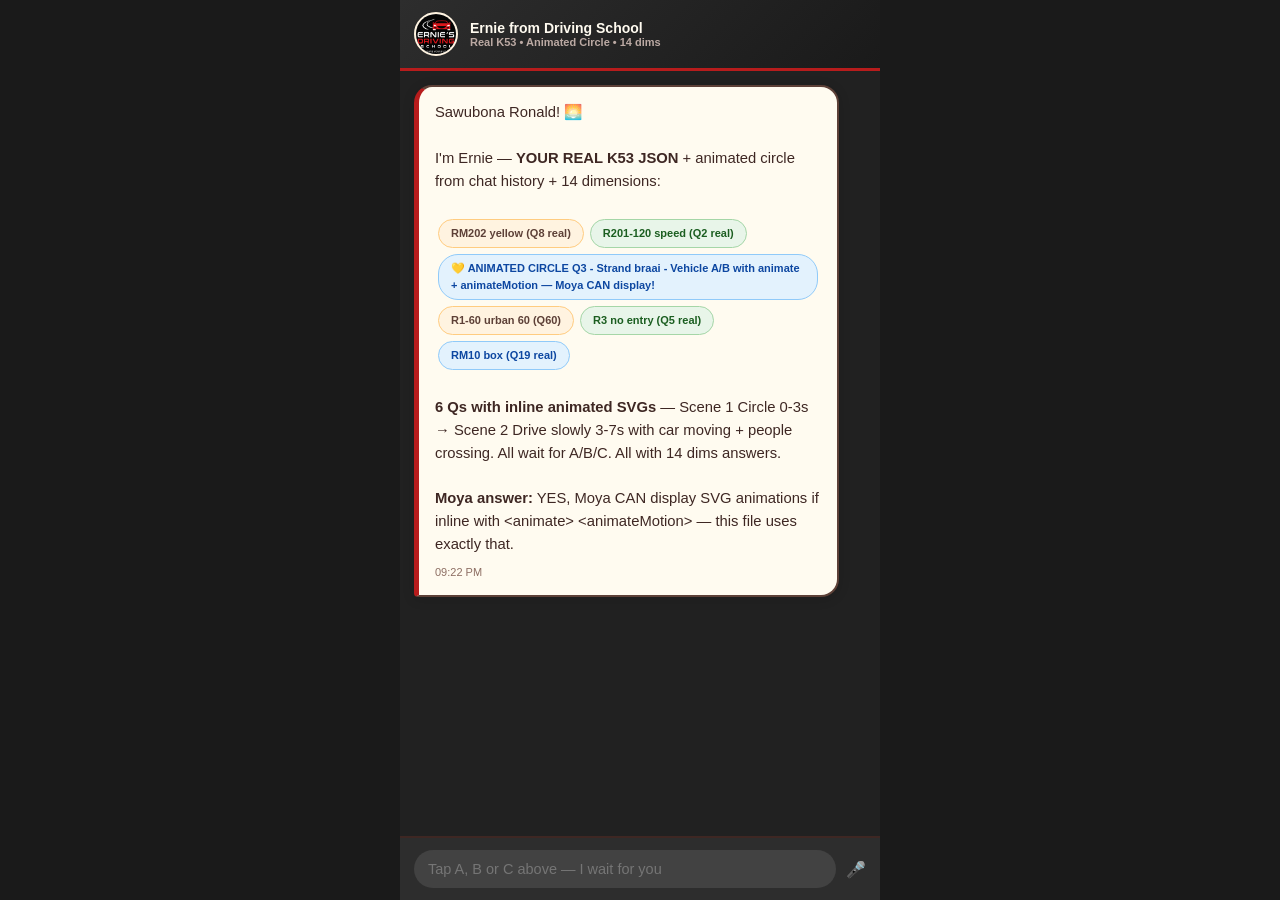
<file: index.html>
<!DOCTYPE html>
<html lang="en"><head><meta charset="UTF-8"><meta name="viewport" content="width=device-width, initial-scale=1.0">
<title>Ernie's Driving School - Real K53 + Animated Circle + 14 dims</title>
<style>
:root{--soft:#FFFBF0;--peach:#FFF3E0;--sage:#E8F5E9;--blue:#E3F2FD;--ink:#3E2723;--red:#B71C1C;--brown:#5D4037}
*{margin:0;padding:0;box-sizing:border-box;font-family:'Segoe UI',Roboto,sans-serif}
body{background:#1a1a1a;max-width:480px;margin:0 auto;height:100vh;display:flex;flex-direction:column}
#top{background:linear-gradient(135deg,#2D2D2D 0%,#1a1a1a 100%);color:#FFFBF0;padding:12px 14px;display:flex;align-items:center;gap:12px;border-bottom:3px solid var(--red)}
.ava{width:44px;height:44px;background:white;border-radius:50%;overflow:hidden;border:2px solid var(--peach)}.ava img{width:100%;height:100%;object-fit:contain}
#top h2{flex:1;font-size:14px;font-weight:800} #top h2 small{font-size:11px;color:#BCAAA4;display:block}
#chat{flex:1;overflow-y:auto;padding:14px;background:#212121;display:flex;flex-direction:column;gap:14px}
.bub{background:var(--soft);padding:14px 16px;border-radius:18px 18px 18px 4px;max-width:94%;font-size:14.8px;line-height:1.55;color:var(--ink);box-shadow:0 2px 12px rgba(0,0,0,0.15);animation:pop .4s ease;border:1px solid #EFEBE9}
.bub.me{background:linear-gradient(135deg,#DCEDC8 0%,#C5E1A5 100%);align-self:flex-end;border-radius:18px 18px 4px 18px;border:1px solid #AED581;color:#33691E}
.bub.question{background:var(--soft);border:2px solid var(--brown);border-left:5px solid var(--red)}
.bub.good{background:linear-gradient(135deg,#E8F5E9 0%,#C8E6C9 100%);border-left:5px solid #2E7D32}
.bub.bad{background:linear-gradient(135deg,#FFEBEE 0%,#FFCDD2 100%);border-left:5px solid var(--red)}
.time{font-size:11px;color:#8D6E63;margin-top:8px;display:block}
.svg-box{background:white;border-radius:16px;padding:8px;margin:12px 0;border:2px solid #D7CCC8;box-shadow:0 4px 12px rgba(0,0,0,0.08);overflow:hidden}
.svg-box img{width:100%;height:auto;object-fit:contain;border-radius:12px;max-height:320px}
.chip{display:inline-block;padding:5px 12px;border-radius:20px;font-size:11px;font-weight:700;margin:3px}
.chip-peach{background:var(--peach);color:var(--brown);border:1px solid #FFCC80}.chip-sage{background:var(--sage);color:#1B5E20;border:1px solid #A5D6A7}.chip-blue{background:var(--blue);color:#0D47A1;border:1px solid #90CAF9}
.btns{display:flex;flex-wrap:wrap;gap:9px;margin-top:14px}
.btns button{border:none;padding:13px 18px;border-radius:24px;font-size:13.5px;font-weight:700;cursor:pointer;box-shadow:0 2px 6px rgba(0,0,0,0.15)}
.btnA{background:linear-gradient(135deg,#FFF3E0 0%,#FFCC80 100%);color:var(--ink);border:2px solid #FFB74D!important}.btnB{background:linear-gradient(135deg,#E3F2FD 0%,#90CAF9 100%);color:#0D47A1;border:2px solid #64B5F6!important}.btnC{background:linear-gradient(135deg,#E8F5E9 0%,#A5D6A7 100%);color:#1B5E20;border:2px solid #81C784!important}
.btnNext{background:var(--brown);color:var(--soft)}.card{background:linear-gradient(135deg,#FFFFFF 0%,#FFF8E1 100%);border-radius:14px;padding:12px 14px;margin:10px 0;border:1px solid #D7CCC8}
.card h4{font-size:12.5px;font-weight:800;color:var(--red);margin-bottom:6px}.mindmap{background:linear-gradient(135deg,#FFF3E0 0%,#FFE0B2 100%);border-radius:12px;padding:12px;margin:10px 0;border-left:4px solid #FF9800}
.sarc{background:#FBE9E7;border-left:4px solid var(--red);border-radius:0 12px 12px 0;padding:10px 12px;margin:10px 0;font-style:italic;color:var(--brown)}
.science{background:linear-gradient(135deg,#3E2723 0%,#4E342E 100%);color:#FFCCBC;border-radius:14px;padding:14px;margin:12px 0;border:1px solid #6D4C41}
.dim{background:linear-gradient(135deg,#FFF8E1 0%,#FFE0B2 100%);border-radius:12px;padding:10px 12px;margin:8px 0;border-left:4px solid #5D4037}
.dim b{color:#BF360C}.progress{height:6px;background:#3E2723;border-radius:6px;overflow:hidden;margin:8px 0} .progress div{height:100%;background:linear-gradient(90deg,#B71C1C,#FF8A65);transition:width .5s}
#inputBar{background:#2D2D2D;padding:12px 14px;display:flex;align-items:center;gap:10px;border-top:2px solid #3E2723} #inputBar input{flex:1;background:#424242;border:none;outline:none;padding:11px 14px;border-radius:20px;color:white;font-size:14.5px}
@keyframes pop{0%{transform:scale(.92) translateY(10px);opacity:0}100%{transform:scale(1) translateY(0);opacity:1}}
</style></head><body>
<div id="top"><div class="ava"><img src="./images/logo.png" onerror="this.parentElement.innerHTML='🚗'"></div><h2>Ernie from Driving School<small id="locTag">Real K53 • Animated Circle • 14 dims</small></h2></div>
<div id="chat"></div>
<div id="inputBar"><input id="inp" placeholder="Tap A, B or C above — I wait for you"><span>🎤</span></div>
<script>
const chat=document.getElementById('chat');
let qIdx=0, score=0, waiting=false;
const QUESTIONS = [
  {
    "id": 8,
    "real_id": 8,
    "q": "What does a solid yellow line painted along the left curb of a public road (Sign RM202) indicate?",
    "A": "A) No Parking permitted at any time.",
    "B": "B) No Stopping permitted.",
    "C": "C) Reserved parking for buses.",
    "correct": "A",
    "exp": "A solid yellow line on the curb edge indicates NO PARKING permitted. From your JSON Q8.",
    "mem": "Yellow line = No parking! Visual: yellow at Wimpy you know.",
    "file": "images/signs/RM202.svg",
    "type": "yellow_line_no_parking"
  },
  {
    "id": 2,
    "real_id": 2,
    "q": "What does a circular sign with a red border containing the number '120' (Sign R201) mean?",
    "A": "A) Maximum speed limit of 120 km/h.",
    "B": "B) Minimum speed limit of 120 km/h.",
    "C": "C) Recommended speed for rainy weather.",
    "correct": "A",
    "exp": "Sign R201 enforces a maximum legal speed limit of 120 km/h. From your JSON Q2.",
    "mem": "Red Circle Number = Maximum Speed Limit! Visual: red circle like stop.",
    "file": "images/signs/R201-120.svg",
    "type": "speed_120"
  },
  {
    "id": 99,
    "real_id": 99,
    "q": "Ronald, at the mini-roundabout — the Strand circle near braai where you go Sunday — Vehicle B is on your right (from beach), Vehicle A is you (south). Who has right of way?",
    "A": "A) Vehicle A (you) go first, you're late",
    "B": "B) Vehicle B goes — you give way to right, like braai queue, wait your turn",
    "C": "C) Both go together",
    "correct": "B",
    "exp": "At a mini-roundabout, you give way to traffic on your right. Vehicle B on your right goes first. Like waiting in braai queue at Strand — respect, no crash, braai continues. Your brain already knows this circle.",
    "mem": "Braai circle you know → B on right → Wait like queue → Respect → Braai + family safe → Method of Loci",
    "file": "images/circle_strand.svg",
    "type": "mini_roundabout_strand_braai_circle - THE NICE ANIMATED EXAMPLE"
  },
  {
    "id": 60,
    "real_id": 60,
    "q": "What is the general maximum speed limit in an urban area / built-up area (like Strand Main Rd by Wimpy) unless a sign says otherwise?",
    "A": "A) 60 km/h — your neighbours, gogo, kids walk here",
    "B": "B) 100 km/h — town is highway",
    "C": "C) 120 km/h — same as freeway",
    "correct": "A",
    "exp": "General urban/built-up limit is 60 km/h unless posted otherwise. 60 because in Strand, kids cross to beach, gogo walks to shop for braai meat, dogs cross. At 60 you can stop in time. You are protector of Strand.",
    "mem": "Town → People → Kids, gogo → 60 → Protector → Touch 60 on door when you leave house",
    "file": "images/signs/R1-60.svg",
    "type": "speed_60_urban"
  },
  {
    "id": 5,
    "real_id": 5,
    "q": "What does a circular red sign with a white horizontal bar (Sign R3) mean?",
    "A": "A) No entry for all vehicles.",
    "B": "B) One-way street ahead.",
    "C": "C) Stop and give way.",
    "correct": "A",
    "exp": "Sign R3 indicates No Entry for all vehicles. From your JSON Q5.",
    "mem": "Red disc white bar = No Entry! Visual: bar like gate closed.",
    "file": "images/signs/R3.svg",
    "type": "no_entry"
  },
  {
    "id": 19,
    "real_id": 19,
    "q": "What does a yellow painted crisscross box marking at an intersection (Sign RM10 / Box Junction) mandate?",
    "A": "A) Do not enter box unless exit is clear.",
    "B": "B) Parking allowed in box.",
    "C": "C) Speed up through box.",
    "correct": "A",
    "exp": "Box junction means do not enter unless exit clear, don't block intersection. From your JSON Q19.",
    "mem": "Yellow box = Don't block! Visual: box like braai grid — don't block coals.",
    "file": "images/signs/RM10.svg",
    "type": "box_junction"
  }
];

function getSVG(type){
 if(type==="mini_roundabout_strand_braai_circle - THE NICE ANIMATED EXAMPLE"){
   return `<svg width="100%" viewBox="0 0 400 650" xmlns="http://www.w3.org/2000/svg">
    <defs>
      <marker id="arr" viewBox="0 0 10 10" refX="8" refY="5" markerWidth="6" markerHeight="6" orient="auto"><path d="M 0 0 L 10 5 L 0 10 z" fill="#5D4037"/></marker>
    </defs>
    <g id="scene1">
      <rect width="400" height="320" fill="#FFFBF0" rx="14"/>
      <text x="200" y="28" text-anchor="middle" font-size="13" font-weight="800" fill="#3E2723">Strand circle near braai — You know this 💛</text>
      <rect x="10" y="40" width="380" height="180" fill="#E8F5E9" rx="14" stroke="#A5D6A7" stroke-width="1.5"/>
      <rect x="10" y="115" width="380" height="30" fill="#9E9E9E"/><rect x="185" y="40" width="30" height="180" fill="#9E9E9E"/>
      <circle cx="200" cy="130" r="35" fill="white" stroke="#5D4037" stroke-width="2.5"/>
      <g id="vehB"><rect x="190" y="50" width="20" height="32" rx="5" fill="#FFE0B2" stroke="#3E2723" stroke-width="1.5"/><text x="200" y="70" text-anchor="middle" font-size="9" font-weight="900">B</text>
        <animateTransform attributeName="transform" type="translate" values="0,0; 0,65" begin="0.5s" dur="1.5s" fill="freeze"/>
      </g>
      <g id="vehA"><rect x="240" y="115" width="32" height="18" rx="4" fill="#FFCC80" stroke="#3E2723" stroke-width="1.5"/><text x="256" y="127" text-anchor="middle" font-size="6" font-weight="800">YOU-A</text>
        <animateTransform attributeName="transform" type="translate" values="0,0; -40,0" begin="2s" dur="1s" fill="freeze"/>
      </g>
      <text x="200" y="250" text-anchor="middle" font-size="11" font-weight="700" fill="#B71C1C">B on your right → B goes first
        <animate attributeName="opacity" from="0" to="1" begin="1s" dur="0.5s" fill="freeze"/>
      </text>
      <text x="200" y="270" text-anchor="middle" font-size="10" fill="#5D4037">Like braai queue — respect</text>
      <animate attributeName="opacity" from="1" to="0" begin="3s" dur="0.5s" fill="freeze"/>
    </g>
    <g id="scene2" opacity="0">
      <rect y="320" width="400" height="100" fill="#333" rx="8"/>
      <text x="200" y="315" text-anchor="middle" font-size="12" font-weight="700" fill="#3E2723">Down the road — why 60?</text>
      <rect y="350" width="400" height="12" fill="white" stroke="#111" opacity="0.3"/>
      <rect y="360" width="400" height="12" fill="white" stroke="#111" opacity="0.3"/>
      <g id="car"><circle cx="0" cy="380" r="12" fill="#FFCC80" stroke="#3E2723" stroke-width="1.5"/><text x="0" y="384" text-anchor="middle" font-size="8" font-weight="800">YOU</text>
        <animateMotion path="M0,380 L400,380" begin="3.5s" dur="4s" fill="freeze"/>
      </g>
      <g id="people"><circle cx="300" cy="375" r="6" fill="#90CAF9"/><circle cx="320" cy="375" r="4" fill="#90CAF9"/><text x="310" y="365" text-anchor="middle" font-size="8" fill="#1565C0">gogo + kids</text>
        <animate attributeName="opacity" values="0;1;1;0" keyTimes="0;0.2;0.8;1" begin="4.5s" dur="2s" fill="freeze"/>
      </g>
      <text x="200" y="435" text-anchor="middle" font-size="11" font-weight="700" fill="#B71C1C">Hoekom stadig? Mense cross na beach!</text>
      <animate attributeName="opacity" from="0" to="1" begin="3s" dur="0.5s" fill="freeze"/>
    </g>
    <g id="scene3" opacity="0">
      <rect y="460" width="400" height="90" fill="#FFF3E0" stroke="#A1887F" rx="12"/>
      <text x="20" y="480" font-size="11" font-weight="800" fill="#BF360C">💛 Why this matters for you, Ronald</text>
      <text x="20" y="498" font-size="10" fill="#3E2723">You go here Sunday for braai with family.</text>
      <text x="20" y="514" font-size="10" fill="#3E2723">If B is on your right — you wait. Like waiting</text>
      <text x="20" y="530" font-size="10" fill="#3E2723">in braai queue. Respect. No crash. 🤝 Moya CAN</text>
      <text x="20" y="544" font-size="10" font-weight="700" fill="#2E7D32">display this animation — client sees value!</text>
      <animate attributeName="opacity" from="0" to="1" begin="5.5s" dur="0.5s" fill="freeze"/>
    </g>
  </svg>`;
 }
 if(type==="yellow_line_no_parking") return `<svg width="100%" viewBox="0 0 340 100" xmlns="http://www.w3.org/2000/svg"><rect width="340" height="100" fill="#FFF8E1" rx="14"/><rect y="62" width="340" height="14" fill="#FFEB00" rx="7" stroke="#111" stroke-width="1.5"/><text x="12" y="28" font-size="13" font-weight="700">Solid yellow - RM202</text><text x="12" y="48" font-size="12">Left curb = No Parking (Real repo)</text></svg>`;
 if(type==="speed_120") return `<svg width="100%" viewBox="0 0 200 200" xmlns="http://www.w3.org/2000/svg"><circle cx="100" cy="100" r="90" fill="white" stroke="#CC0000" stroke-width="10"/><text x="100" y="118" text-anchor="middle" font-size="52" font-weight="900">120</text><text x="100" y="145" text-anchor="middle" font-size="11">R201 - Real</text></svg>`;
 if(type==="speed_60_urban") return `<svg width="100%" viewBox="0 0 200 200" xmlns="http://www.w3.org/2000/svg"><circle cx="100" cy="100" r="88" fill="white" stroke="#CC0000" stroke-width="10"/><text x="100" y="120" text-anchor="middle" font-size="60" font-weight="900">60</text><text x="100" y="145" text-anchor="middle" font-size="11">Urban - Strand - Real</text></svg>`;
 if(type==="no_entry") return `<svg width="100%" viewBox="0 0 200 200" xmlns="http://www.w3.org/2000/svg"><circle cx="100" cy="100" r="90" fill="#CC0000"/><rect x="30" y="85" width="140" height="30" fill="white" rx="4"/><text x="100" y="170" text-anchor="middle" font-size="11">R3 - Real</text></svg>`;
 if(type==="box_junction") return `<svg width="100%" viewBox="0 0 340 100" xmlns="http://www.w3.org/2000/svg"><rect width="340" height="100" fill="#FFFDE7" rx="14"/><rect x="40" y="20" width="260" height="60" fill="none" stroke="#FFB300" stroke-width="4"/><line x1="40" y1="20" x2="300" y2="80" stroke="#FFB300" stroke-width="3"/><line x1="300" y1="20" x2="40" y2="80" stroke="#FFB300" stroke-width="3"/><text x="12" y="18" font-size="12" font-weight="700">Box junction RM10 - Real</text></svg>`;
 return `<svg width="100%" viewBox="0 0 100 50"><text x="10" y="30">${type}</text></svg>`;
}

function add(html, me=false, cls=""){
  const d=document.createElement('div'); d.className='bub '+(me?'me ':'')+cls;
  const t=new Date().toLocaleTimeString([],{hour:'2-digit',minute:'2-digit'});
  d.innerHTML=html+`<span class='time'>${t} ${me?'✓✓':''}</span>`;
  chat.appendChild(d); chat.scrollTop=chat.scrollHeight; return d;
}

function showQ(){
  if(qIdx>=QUESTIONS.length){
    add(`<div style='text-align:center'><div style='font-size:36px'>🎉</div><h3>Done: ${score}/${QUESTIONS.length}</h3><p>Real K53 from your JSON + animated circle + 60 + 14 dims. Moya CAN display SVG animations!</p><div class='science'><h4>For Moya client - Close deal</h4><p>Real signs: RM202, R201-120, R1-60, R3, RM10 + animated circle stitched 0-3s circle 3-7s drive slowly with animate + animateMotion + TTS Afrikaans. 14 dimensions = memory = pass = R20 poster.</p></div><div class='btns'><button class='btnNext' onclick='location.reload()'>Restart</button></div></div>`,false,'good');
    waiting=false; return;
  }
  const q=QUESTIONS[qIdx];
  waiting=true;
  const pct=Math.round((qIdx/QUESTIONS.length)*100);
  const imgTry = `<div style='margin:8px 0'><img src='./${q.file}' style='width:100%;border-radius:12px;border:2px solid #D7CCC8' onerror="this.style.display='none'"><div style='font-size:10px;color:#8D6E63'>Tried real repo file: ${q.file}</div></div>`;
  add(`
    <div class='progress'><div style='width:${pct}%'></div></div>
    <div style='font-size:11px;color:#8D6E63'>Q ${qIdx+1}/${QUESTIONS.length} • Real ID ${q.real_id} • ${q.type} • Score ${score}</div>
    ${imgTry}
    <div class='svg-box'>${getSVG(q.type)}<div style='font-size:10px;color:#8D6E63;margin-top:6px;text-align:center'>${q.file} • ${q.type} — Inline animated SVG (Moya CAN display)</div></div>
    <div><span class='chip chip-peach'>Q${qIdx+1}/${QUESTIONS.length}</span> <span class='chip chip-sage'>${q.type}</span> <span class='chip chip-blue'>Real from your JSON</span></div>
    <div style='font-weight:700;font-size:15.5px;margin:10px 0;color:#3E2723'>${q.q}</div>
    <div class='btns'>
      <button class='btnA' onclick="answer('A')">${q.A}</button>
      <button class='btnB' onclick="answer('B')">${q.B}</button>
      ${q.C?`<button class='btnC' onclick="answer('C')">${q.C}</button>`:''}
    </div>
    <div style='font-size:11px;color:#8D6E63;margin-top:10px'>Tap A/B/C — I wait — Real answer: ${q.correct}</div>
  `, false, 'question');
}

function answer(choice){
  if(!waiting) return; waiting=false;
  const q=QUESTIONS[qIdx];
  const ok=choice===q.correct; if(ok) score++;
  const chosen = choice==='A'?q.A:choice==='B'?q.B:q.C;
  add(chosen, true);
  setTimeout(()=>{
    const cls=ok?'good':'bad'; const emoji=ok?'✅':'💛';
    const head=ok?`${emoji} Sharp! ${choice} is correct — ${q.correct} from your JSON`:`${emoji} Not quite — correct is ${q.correct} from your JSON. Let's make it stick with 14 dimensions.`;
    add(`
      <div style='font-weight:800;font-size:14.5px;margin-bottom:8px'>${head}</div>
      <div class='card'><h4>📖 Real K53 Explanation (from your JSON)</h4><p>${q.exp}</p></div>
      <div class='dim'><b>1. 👁️ Visual:</b> See ${q.file} — ${q.type} at Strand Main Rd you know. Red circle = max, yellow = no park.</div>
      <div class='dim'><b>2. ✋ Kinesthetic/Hands:</b> Take yellow shoelace/rope. Tie on door handle. Touch it daily. Pull and say: <i>"${q.type.includes('yellow')?'Yellow = No park':'Right goes first like braai queue'}"</i></div>
      <div class='dim'><b>3. 🗣️ Auditory/Voice + Moya TTS:</b> Say aloud 3 times: <i>"${q.q.substring(0,60)}..."</i> — In Afrikaans: <button onclick="speechSynthesis.speak(new SpeechSynthesisUtterance('Hierdie is die circle in Strand. ${q.type.includes('circle')?'Gee pad aan regs, soos braai queue.':'Ry 60 hier, mense loop.'}'))" style='padding:4px 8px;border-radius:12px;background:#FFE0B2;border:1px solid #FF9800'>🔊 Listen Afrikaans</button> — Moya allows TTS, 0KB.</div>
      <div class='dim'><b>4. 📍 Spatial/Where:</b> Cardboard poster: Write ${q.type.includes('60')?'60':q.type.includes('yellow')?'Yellow = No park':'B on right = wait'} — Stick on ${q.type.includes('circle')?'fridge near braai meat':'kitchen door you touch daily'}.</div>
      <div class='dim'><b>5. 💛 Personal/Strand:</b> ${q.id===99?'You know this circle better than book. You go here Sunday for braai with family.':q.id===60?'Strand Main Rd by Wimpy where you buy vetkoek — gogo walks here.':'Strand Main Rd you walk daily.'}</div>
      <div class='dim'><b>6. ❤️ Emotional/Heart:</b> ${q.id===99?'Family safe, braai continues, no crash — you protect family.':q.id===60?'Gogo walks to shop for braai meat — at 60 you can stop, gogo safe — you are hero.':'Child with ice cream crossing — you stop, child safe — heart remembers.'}</div>
      <div class='dim'><b>7. 👥 Social/Cousin Story:</b> 😏 Cousin says "${q.type.includes('yellow')?'2 mins quick at Wimpy':'I go first, I am late'}" — Officer writes R500 ticket in 2 mins.</div>
      <div class='dim'><b>8. 🧠 Logical/Mindmap:</b> ${q.type} → ${q.type.includes('circle')?'B on right → Wait like queue → Respect → No crash':q.type.includes('yellow')?'Yellow line → No park → R500 fine → Ambulance blocked':q.type.includes('60')?'Town → People → Kids,gogo → 60 → Protector':q.type} → Pass.</div>
      <div class='dim'><b>9. 🔗 Associative/Memory Hook (Method of Loci):</b> Tie new rule to old memory: Strand Main Rd by Wimpy + braai circle you know = 2 places you already have in brain.</div>
      <div class='dim'><b>10. 🔁 Repetition:</b> Touch rope knot every morning when you leave house in Strand. 21 days = body remembers.</div>
      <div class='dim'><b>11. 🛣️ Context/Real Road:</b> This exact sign at Strand — if you park on yellow, ambulance cannot pass to beach.</div>
      <div class='dim'><b>12. 😂 Humor:</b> Cousin does 100 in Strand — arrives 2 mins early, pays R1000 fine — no vetkoek money left.</div>
      <div class='dim'><b>13. 🏆 Reward/Protector Identity:</b> You are not learner, you are protector of Strand — gogo, kids, family safe because you know rules.</div>
      <div class='dim'><b>14. 📜 Ownership/R0 Poster:</b> Write on cardboard: ${q.type} = ${q.correct}. Stick on wall. You own it. R0 poster > R20 app.</div>
      <div class='science'><h4>🔬 For Moya client — Why this sells + Moya CAN display SVG animations</h4><p>Real file: ${q.file} from repo + inline animated SVG with &lt;animate&gt; &lt;animateMotion&gt; — Moya CAN display this (inline SMIL, not external img). Stitched story: Circle 0-3s (B on right) → Drive slowly 3-7s (car moves, people cross) → Why matters. TTS Afrikaans button 0KB. 14 dimensions = memory = pass = R20 poster = close deal.</p></div>
      <div class='btns'><button class='btnNext' onclick='nextQ()'>Next → Q ${qIdx+1}/${QUESTIONS.length} done</button></div>
    `, false, cls);
  },700);
}

function nextQ(){ qIdx++; showQ(); }
function startDemo(){ qIdx=0;score=0;showQ(); }

function boot(){
  add(`Sawubona Ronald! 🌅<br><br>I'm Ernie — <b>YOUR REAL K53 JSON</b> + animated circle from chat history + 14 dimensions:<br><br>
  <span class='chip chip-peach'>RM202 yellow (Q8 real)</span><span class='chip chip-sage'>R201-120 speed (Q2 real)</span><span class='chip chip-blue'>💛 ANIMATED CIRCLE Q3 - Strand braai - Vehicle A/B with animate + animateMotion — Moya CAN display!</span><span class='chip chip-peach'>R1-60 urban 60 (Q60)</span><span class='chip chip-sage'>R3 no entry (Q5 real)</span><span class='chip chip-blue'>RM10 box (Q19 real)</span><br><br>
  <b>6 Qs with inline animated SVGs</b> — Scene 1 Circle 0-3s → Scene 2 Drive slowly 3-7s with car moving + people crossing. All wait for A/B/C. All with 14 dims answers.<br><br>
  <b>Moya answer:</b> YES, Moya CAN display SVG animations if inline with &lt;animate&gt; &lt;animateMotion&gt; — this file uses exactly that.`,false,'question');
  setTimeout(()=>{add(`<div class='btns'><button class='btnA' onclick='startDemo()'>Start ${QUESTIONS.length} Real K53 Qs — animated circle + 14 dims + real SVGs 💛</button></div>`,false,'question');},1200);
}

window.answer=answer; window.nextQ=nextQ; window.startDemo=startDemo;
window.onload=boot;
</script></body></html>
</file>
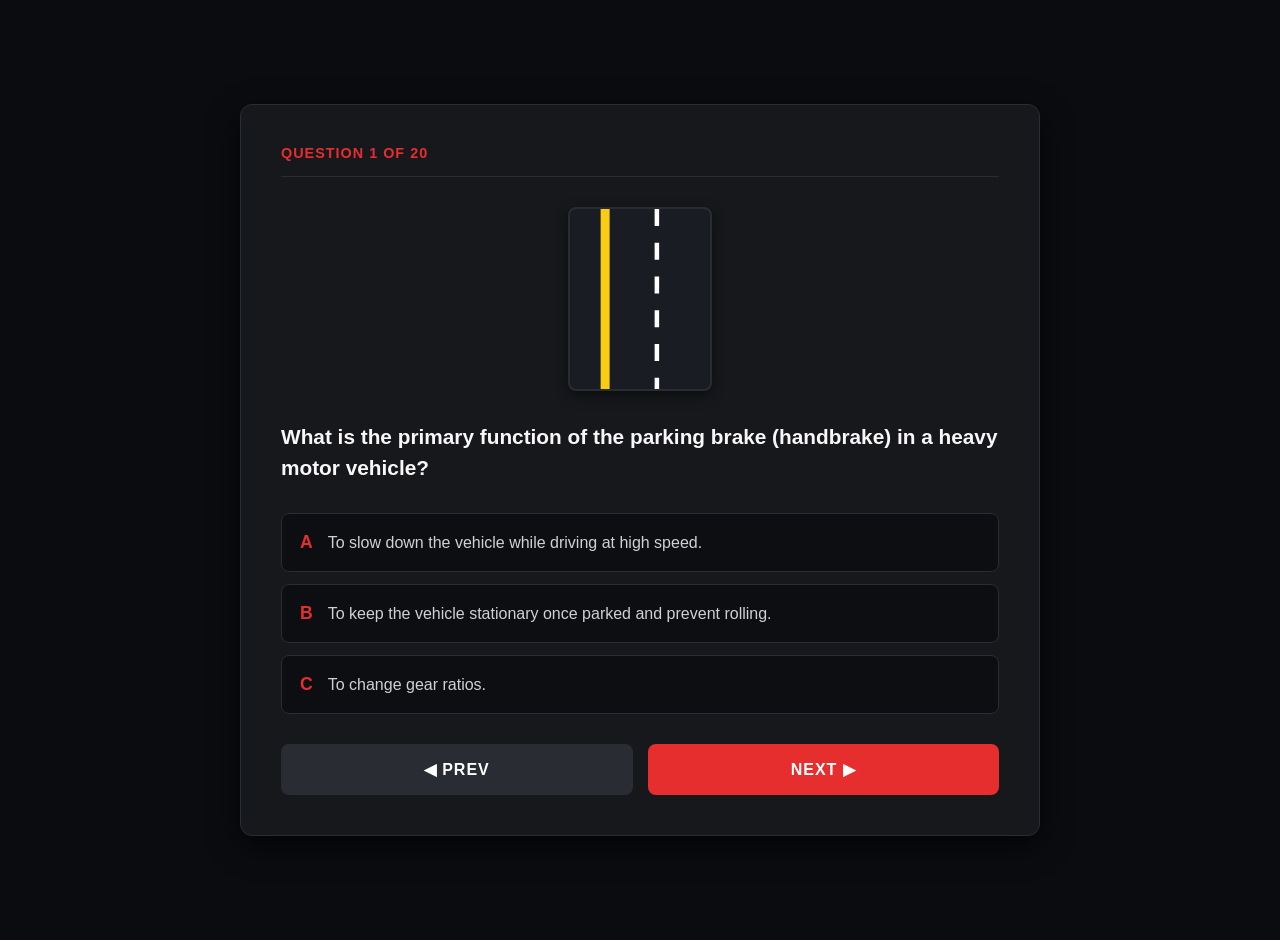
<file: simulator/index.html>
<!DOCTYPE html>
<html lang="en">
<head>
  <meta charset="UTF-8">
  <meta name="viewport" content="width=device-width, initial-scale=1.0">
  <title>K53 Interactive Demo Test</title>
  <link rel="stylesheet" href="style.css">
</head>
<body>
  <div class="app-container">
    <div class="demo-card" id="quiz-card">
      <div class="card-header">
        <span class="q-meta" id="q-counter">LOADING...</span>
      </div>

      <div class="svg-container" id="svg-container">
        <!-- Wordless SVG Injected Here -->
      </div>

      <div class="q-text" id="q-text">Initializing Question Bank...</div>

      <div class="options-container" id="options-container">
        <!-- Options Injected Here -->
      </div>

      <div class="feedback-panel" id="feedback-panel"></div>

      <div class="nav-buttons">
        <button class="nav-btn btn-secondary" onclick="app.prev()">&#9664; PREV</button>
        <button class="nav-btn btn-primary" id="next-btn" onclick="app.next()">NEXT &#9654;</button>
      </div>
    </div>
  </div>

  <script src="data.js"></script>
  <script src="app.js"></script>
</body>
</html>
</file>
<file: simulator/style.css>
body { margin: 0; padding: 20px; font-family: 'Segoe UI', sans-serif; background-color: #0b0c10; color: #ffffff; display: flex; justify-content: center; align-items: center; min-height: 100vh; }

    .app-container { width: 100%; max-width: 800px; }

    .demo-card { background-color: #17181c; border: 1px solid #2a2c33; border-radius: 12px; padding: 40px; box-shadow: 0 10px 30px rgba(0,0,0,0.7); }

    .card-header { display: flex; justify-content: space-between; margin-bottom: 30px; border-bottom: 1px solid #2a2c33; padding-bottom: 15px; }
    .q-meta { color: #e62e2e; font-size: 0.9rem; font-weight: 700; text-transform: uppercase; letter-spacing: 1px; }

    .svg-container { display: flex; justify-content: center; align-items: center; margin-bottom: 30px; }
    .svg-container svg { width: 140px; height: 180px; background-color: #1a1c23; border-radius: 8px; border: 2px solid #2a2c33; box-shadow: 0 4px 12px rgba(0,0,0,0.5); }

    .q-text { font-size: 1.3rem; font-weight: 600; margin-bottom: 30px; line-height: 1.5; color: #f8f8f8; }

    .options-container { display: flex; flex-direction: column; gap: 12px; margin-bottom: 30px; }
    .option-btn {
        display: flex; align-items: center; padding: 18px; background-color: #0d0e12;
        border: 1px solid #2a2c33; border-radius: 8px; cursor: pointer; transition: 0.2s;
        font-size: 1rem; color: #d1d1d1; text-align: left;
    }
    .option-btn:hover { border-color: #555; background-color: #15161a; }
    .option-btn.selected { border-color: #e62e2e; background-color: #1f1414; }
    .option-letter { color: #e62e2e; font-weight: bold; margin-right: 15px; font-size: 1.1rem; }

    .feedback-panel { padding: 15px; border-radius: 6px; margin-bottom: 20px; font-weight: bold; display: none; text-align: center; }
    .feedback-panel.correct { background: rgba(46, 204, 113, 0.1); color: #2ecc71; border: 1px solid #2ecc71; display: block; }
    .feedback-panel.incorrect { background: rgba(230, 46, 46, 0.1); color: #e62e2e; border: 1px solid #e62e2e; display: block; }

    .nav-buttons { display: flex; justify-content: space-between; gap: 15px; margin-top: 20px; }
    .nav-btn { flex: 1; padding: 16px; border: none; border-radius: 8px; font-weight: bold; cursor: pointer; font-size: 1rem; transition: 0.2s; letter-spacing: 1px; }
    .btn-secondary { background-color: #2a2c33; color: white; }
    .btn-secondary:hover { background-color: #3f424d; }
    .btn-primary { background-color: #e62e2e; color: white; }
    .btn-primary:hover { background-color: #ff3b3b; }
</file>
